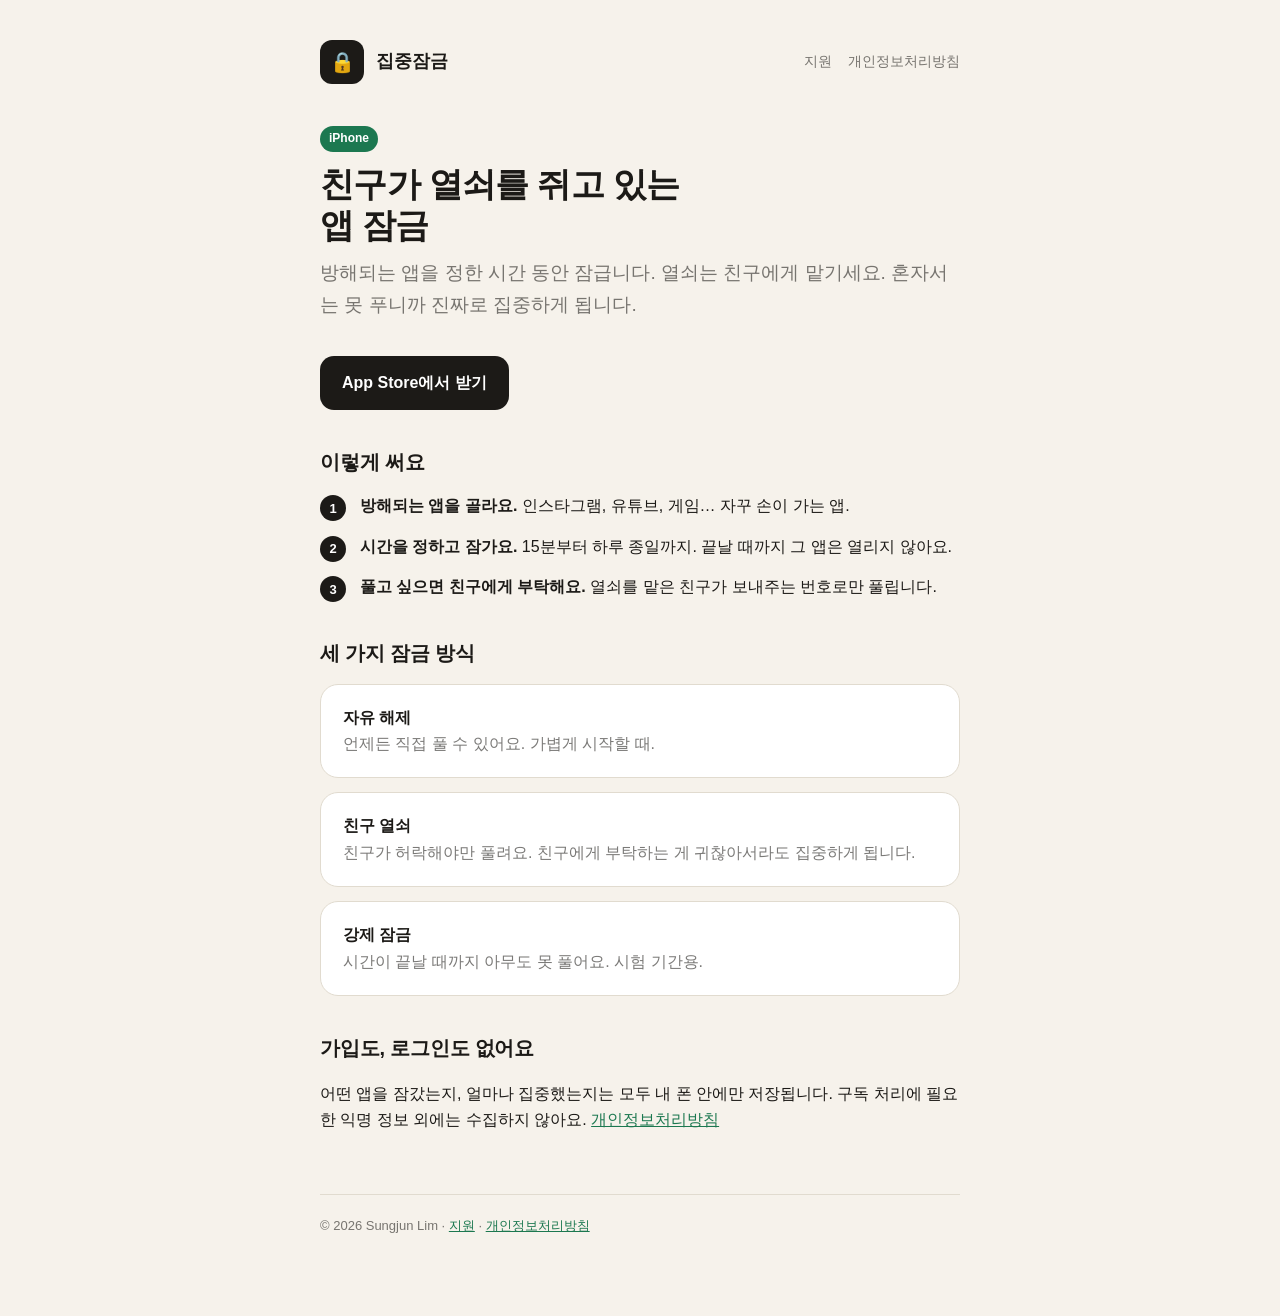
<file: index.html>
<!doctype html><html lang="ko"><head><meta charset="utf-8"><meta name="viewport" content="width=device-width,initial-scale=1">
<title>집중잠금 — 친구가 열쇠를 쥐고 있는 앱 잠금</title><link rel="stylesheet" href="style.css"></head><body><div class="wrap">
<header><div class="mark">🔒</div><a href="./">집중잠금</a><nav><a href="support.html">지원</a><a href="privacy.html">개인정보처리방침</a></nav></header>
<span class="tag">iPhone</span>
<h1>친구가 열쇠를 쥐고 있는<br>앱 잠금</h1>
<p class="lead">방해되는 앱을 정한 시간 동안 잠급니다. 열쇠는 친구에게 맡기세요. 혼자서는 못 푸니까 진짜로 집중하게 됩니다.</p>
<a class="btn" href="https://apps.apple.com/kr/app/id6822513428">App Store에서 받기</a>
<h2>이렇게 써요</h2>
<ol class="steps">
<li><b>방해되는 앱을 골라요.</b> 인스타그램, 유튜브, 게임… 자꾸 손이 가는 앱.</li>
<li><b>시간을 정하고 잠가요.</b> 15분부터 하루 종일까지. 끝날 때까지 그 앱은 열리지 않아요.</li>
<li><b>풀고 싶으면 친구에게 부탁해요.</b> 열쇠를 맡은 친구가 보내주는 번호로만 풀립니다.</li>
</ol>
<h2>세 가지 잠금 방식</h2>
<div class="card"><b>자유 해제</b><br><span class="muted">언제든 직접 풀 수 있어요. 가볍게 시작할 때.</span></div>
<div class="card"><b>친구 열쇠</b><br><span class="muted">친구가 허락해야만 풀려요. 친구에게 부탁하는 게 귀찮아서라도 집중하게 됩니다.</span></div>
<div class="card"><b>강제 잠금</b><br><span class="muted">시간이 끝날 때까지 아무도 못 풀어요. 시험 기간용.</span></div>
<h2>가입도, 로그인도 없어요</h2>
<p>어떤 앱을 잠갔는지, 얼마나 집중했는지는 모두 내 폰 안에만 저장됩니다. 구독 처리에 필요한 익명 정보 외에는 수집하지 않아요. <a href="privacy.html">개인정보처리방침</a></p>
<footer>© 2026 Sungjun Lim · <a href="support.html">지원</a> · <a href="privacy.html">개인정보처리방침</a></footer>
</div></body></html>
</file>
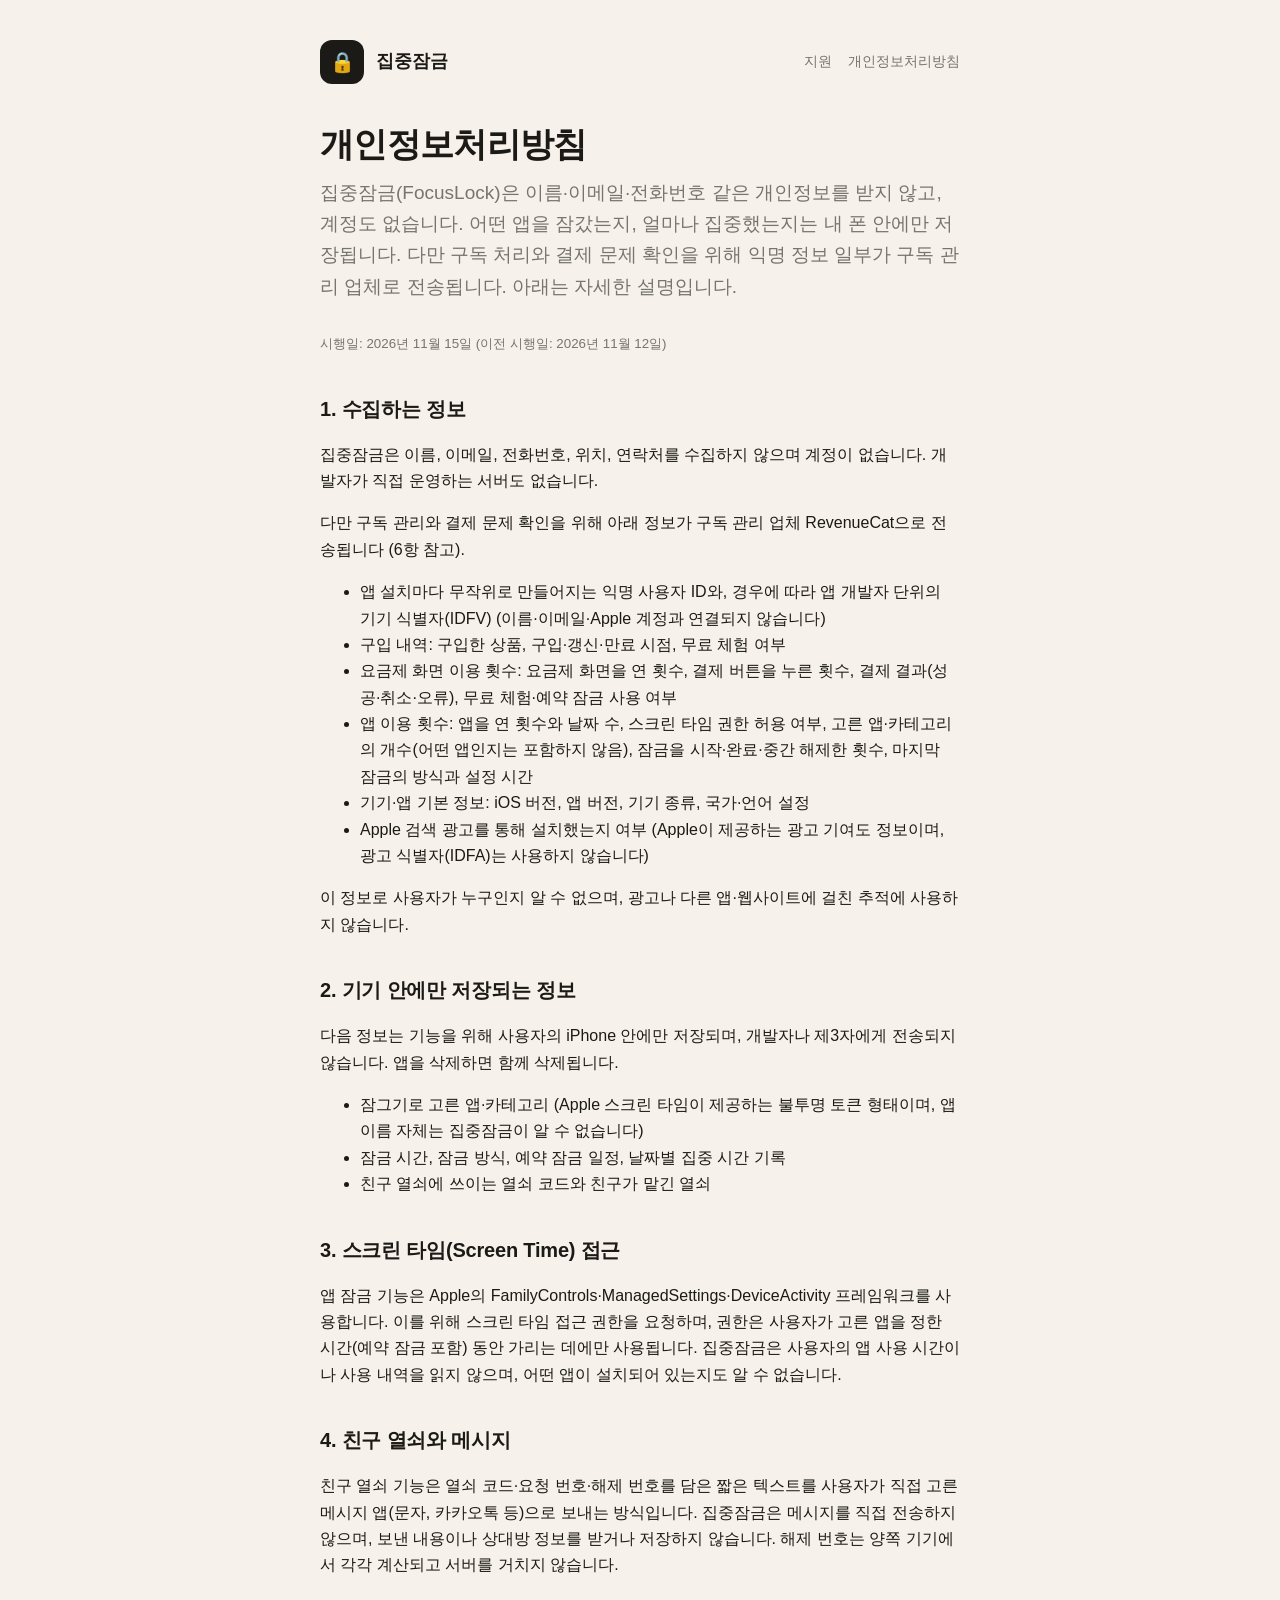
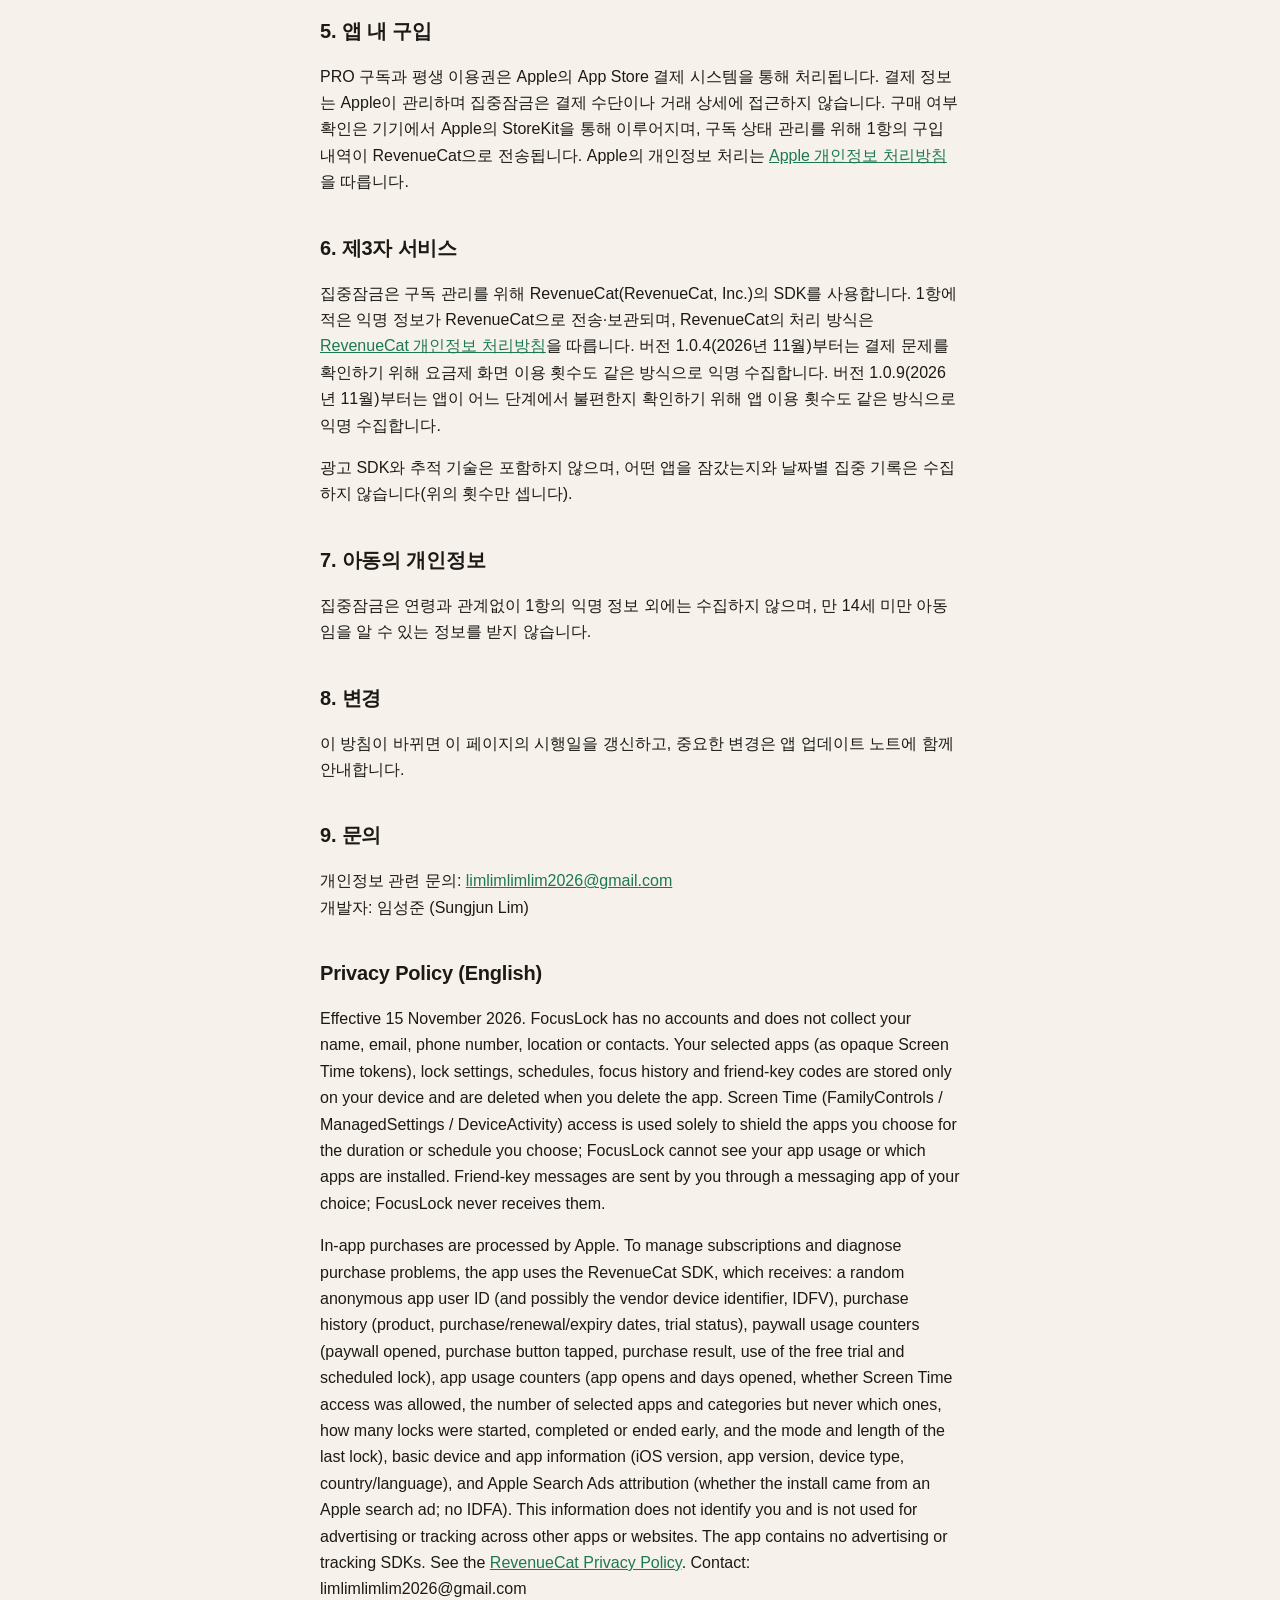
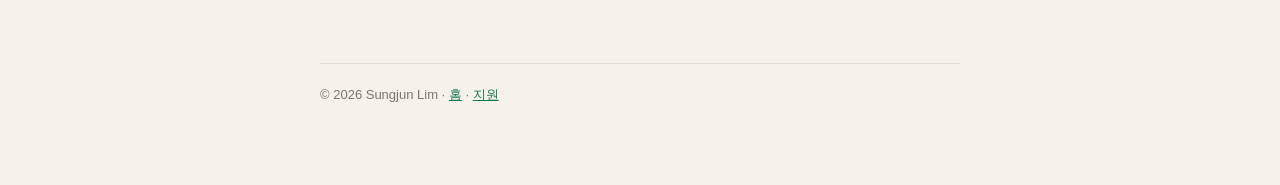
<file: privacy.html>
<!doctype html><html lang="ko"><head><meta charset="utf-8"><meta name="viewport" content="width=device-width,initial-scale=1">
<title>집중잠금 개인정보처리방침</title><link rel="stylesheet" href="style.css"></head><body><div class="wrap">
<header><div class="mark">🔒</div><a href="./">집중잠금</a><nav><a href="support.html">지원</a><a href="privacy.html">개인정보처리방침</a></nav></header>
<h1>개인정보처리방침</h1>
<p class="lead">집중잠금(FocusLock)은 이름·이메일·전화번호 같은 개인정보를 받지 않고, 계정도 없습니다. 어떤 앱을 잠갔는지, 얼마나 집중했는지는 내 폰 안에만 저장됩니다. 다만 구독 처리와 결제 문제 확인을 위해 익명 정보 일부가 구독 관리 업체로 전송됩니다. 아래는 자세한 설명입니다.</p>
<small>시행일: 2026년 11월 15일 (이전 시행일: 2026년 11월 12일)</small>

<h2>1. 수집하는 정보</h2>
<p>집중잠금은 이름, 이메일, 전화번호, 위치, 연락처를 수집하지 않으며 계정이 없습니다. 개발자가 직접 운영하는 서버도 없습니다.</p>
<p>다만 구독 관리와 결제 문제 확인을 위해 아래 정보가 구독 관리 업체 RevenueCat으로 전송됩니다 (6항 참고).</p>
<ul>
<li>앱 설치마다 무작위로 만들어지는 익명 사용자 ID와, 경우에 따라 앱 개발자 단위의 기기 식별자(IDFV) (이름·이메일·Apple 계정과 연결되지 않습니다)</li>
<li>구입 내역: 구입한 상품, 구입·갱신·만료 시점, 무료 체험 여부</li>
<li>요금제 화면 이용 횟수: 요금제 화면을 연 횟수, 결제 버튼을 누른 횟수, 결제 결과(성공·취소·오류), 무료 체험·예약 잠금 사용 여부</li>
<li>앱 이용 횟수: 앱을 연 횟수와 날짜 수, 스크린 타임 권한 허용 여부, 고른 앱·카테고리의 개수(어떤 앱인지는 포함하지 않음), 잠금을 시작·완료·중간 해제한 횟수, 마지막 잠금의 방식과 설정 시간</li>
<li>기기·앱 기본 정보: iOS 버전, 앱 버전, 기기 종류, 국가·언어 설정</li>
<li>Apple 검색 광고를 통해 설치했는지 여부 (Apple이 제공하는 광고 기여도 정보이며, 광고 식별자(IDFA)는 사용하지 않습니다)</li>
</ul>
<p>이 정보로 사용자가 누구인지 알 수 없으며, 광고나 다른 앱·웹사이트에 걸친 추적에 사용하지 않습니다.</p>

<h2>2. 기기 안에만 저장되는 정보</h2>
<p>다음 정보는 기능을 위해 사용자의 iPhone 안에만 저장되며, 개발자나 제3자에게 전송되지 않습니다. 앱을 삭제하면 함께 삭제됩니다.</p>
<ul>
<li>잠그기로 고른 앱·카테고리 (Apple 스크린 타임이 제공하는 불투명 토큰 형태이며, 앱 이름 자체는 집중잠금이 알 수 없습니다)</li>
<li>잠금 시간, 잠금 방식, 예약 잠금 일정, 날짜별 집중 시간 기록</li>
<li>친구 열쇠에 쓰이는 열쇠 코드와 친구가 맡긴 열쇠</li>
</ul>

<h2>3. 스크린 타임(Screen Time) 접근</h2>
<p>앱 잠금 기능은 Apple의 FamilyControls·ManagedSettings·DeviceActivity 프레임워크를 사용합니다. 이를 위해 스크린 타임 접근 권한을 요청하며, 권한은 사용자가 고른 앱을 정한 시간(예약 잠금 포함) 동안 가리는 데에만 사용됩니다. 집중잠금은 사용자의 앱 사용 시간이나 사용 내역을 읽지 않으며, 어떤 앱이 설치되어 있는지도 알 수 없습니다.</p>

<h2>4. 친구 열쇠와 메시지</h2>
<p>친구 열쇠 기능은 열쇠 코드·요청 번호·해제 번호를 담은 짧은 텍스트를 사용자가 직접 고른 메시지 앱(문자, 카카오톡 등)으로 보내는 방식입니다. 집중잠금은 메시지를 직접 전송하지 않으며, 보낸 내용이나 상대방 정보를 받거나 저장하지 않습니다. 해제 번호는 양쪽 기기에서 각각 계산되고 서버를 거치지 않습니다.</p>

<h2>5. 앱 내 구입</h2>
<p>PRO 구독과 평생 이용권은 Apple의 App Store 결제 시스템을 통해 처리됩니다. 결제 정보는 Apple이 관리하며 집중잠금은 결제 수단이나 거래 상세에 접근하지 않습니다. 구매 여부 확인은 기기에서 Apple의 StoreKit을 통해 이루어지며, 구독 상태 관리를 위해 1항의 구입 내역이 RevenueCat으로 전송됩니다. Apple의 개인정보 처리는 <a href="https://www.apple.com/legal/privacy/">Apple 개인정보 처리방침</a>을 따릅니다.</p>

<h2>6. 제3자 서비스</h2>
<p>집중잠금은 구독 관리를 위해 RevenueCat(RevenueCat, Inc.)의 SDK를 사용합니다. 1항에 적은 익명 정보가 RevenueCat으로 전송·보관되며, RevenueCat의 처리 방식은 <a href="https://www.revenuecat.com/privacy">RevenueCat 개인정보 처리방침</a>을 따릅니다. 버전 1.0.4(2026년 11월)부터는 결제 문제를 확인하기 위해 요금제 화면 이용 횟수도 같은 방식으로 익명 수집합니다. 버전 1.0.9(2026년 11월)부터는 앱이 어느 단계에서 불편한지 확인하기 위해 앱 이용 횟수도 같은 방식으로 익명 수집합니다.</p>
<p>광고 SDK와 추적 기술은 포함하지 않으며, 어떤 앱을 잠갔는지와 날짜별 집중 기록은 수집하지 않습니다(위의 횟수만 셉니다).</p>

<h2>7. 아동의 개인정보</h2>
<p>집중잠금은 연령과 관계없이 1항의 익명 정보 외에는 수집하지 않으며, 만 14세 미만 아동임을 알 수 있는 정보를 받지 않습니다.</p>

<h2>8. 변경</h2>
<p>이 방침이 바뀌면 이 페이지의 시행일을 갱신하고, 중요한 변경은 앱 업데이트 노트에 함께 안내합니다.</p>

<h2>9. 문의</h2>
<p>개인정보 관련 문의: <a href="mailto:limlimlimlim2026@gmail.com">limlimlimlim2026@gmail.com</a><br>개발자: 임성준 (Sungjun Lim)</p>

<h2 id="en">Privacy Policy (English)</h2>
<p>Effective 15 November 2026. FocusLock has no accounts and does not collect your name, email, phone number, location or contacts. Your selected apps (as opaque Screen Time tokens), lock settings, schedules, focus history and friend-key codes are stored only on your device and are deleted when you delete the app. Screen Time (FamilyControls / ManagedSettings / DeviceActivity) access is used solely to shield the apps you choose for the duration or schedule you choose; FocusLock cannot see your app usage or which apps are installed. Friend-key messages are sent by you through a messaging app of your choice; FocusLock never receives them.</p>
<p>In-app purchases are processed by Apple. To manage subscriptions and diagnose purchase problems, the app uses the RevenueCat SDK, which receives: a random anonymous app user ID (and possibly the vendor device identifier, IDFV), purchase history (product, purchase/renewal/expiry dates, trial status), paywall usage counters (paywall opened, purchase button tapped, purchase result, use of the free trial and scheduled lock), app usage counters (app opens and days opened, whether Screen Time access was allowed, the number of selected apps and categories but never which ones, how many locks were started, completed or ended early, and the mode and length of the last lock), basic device and app information (iOS version, app version, device type, country/language), and Apple Search Ads attribution (whether the install came from an Apple search ad; no IDFA). This information does not identify you and is not used for advertising or tracking across other apps or websites. The app contains no advertising or tracking SDKs. See the <a href="https://www.revenuecat.com/privacy">RevenueCat Privacy Policy</a>. Contact: limlimlimlim2026@gmail.com</p>

<footer>© 2026 Sungjun Lim · <a href="./">홈</a> · <a href="support.html">지원</a></footer>
</div></body></html>
</file>
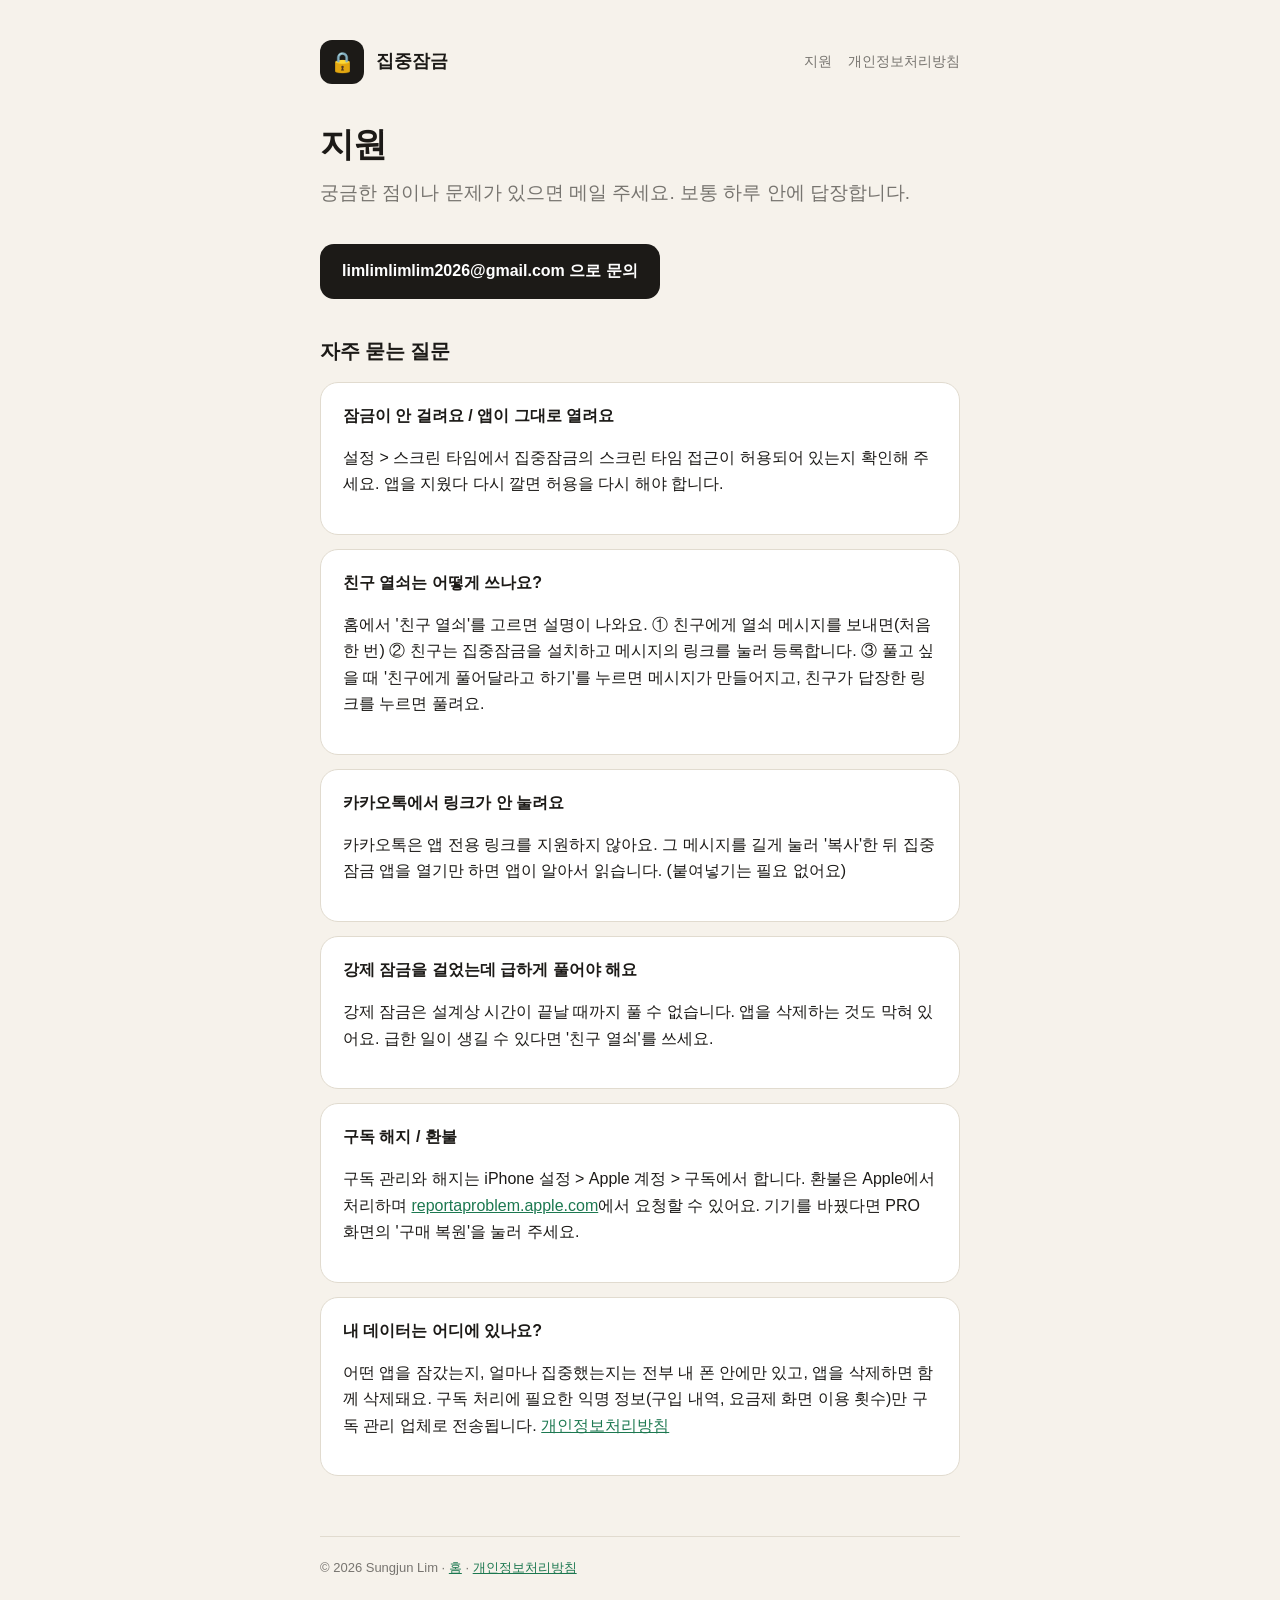
<file: support.html>
<!doctype html><html lang="ko"><head><meta charset="utf-8"><meta name="viewport" content="width=device-width,initial-scale=1">
<title>집중잠금 지원</title><link rel="stylesheet" href="style.css"></head><body><div class="wrap">
<header><div class="mark">🔒</div><a href="./">집중잠금</a><nav><a href="support.html">지원</a><a href="privacy.html">개인정보처리방침</a></nav></header>
<h1>지원</h1>
<p class="lead">궁금한 점이나 문제가 있으면 메일 주세요. 보통 하루 안에 답장합니다.</p>
<a class="btn" href="mailto:limlimlimlim2026@gmail.com?subject=%5B%EC%A7%91%EC%A4%91%EC%9E%A0%EA%B8%88%5D%20%EB%AC%B8%EC%9D%98">limlimlimlim2026@gmail.com 으로 문의</a>
<h2>자주 묻는 질문</h2>
<div class="card"><b>잠금이 안 걸려요 / 앱이 그대로 열려요</b><p>설정 &gt; 스크린 타임에서 집중잠금의 스크린 타임 접근이 허용되어 있는지 확인해 주세요. 앱을 지웠다 다시 깔면 허용을 다시 해야 합니다.</p></div>
<div class="card"><b>친구 열쇠는 어떻게 쓰나요?</b><p>홈에서 '친구 열쇠'를 고르면 설명이 나와요. ① 친구에게 열쇠 메시지를 보내면(처음 한 번) ② 친구는 집중잠금을 설치하고 메시지의 링크를 눌러 등록합니다. ③ 풀고 싶을 때 '친구에게 풀어달라고 하기'를 누르면 메시지가 만들어지고, 친구가 답장한 링크를 누르면 풀려요.</p></div>
<div class="card"><b>카카오톡에서 링크가 안 눌려요</b><p>카카오톡은 앱 전용 링크를 지원하지 않아요. 그 메시지를 길게 눌러 '복사'한 뒤 집중잠금 앱을 열기만 하면 앱이 알아서 읽습니다. (붙여넣기는 필요 없어요)</p></div>
<div class="card"><b>강제 잠금을 걸었는데 급하게 풀어야 해요</b><p>강제 잠금은 설계상 시간이 끝날 때까지 풀 수 없습니다. 앱을 삭제하는 것도 막혀 있어요. 급한 일이 생길 수 있다면 '친구 열쇠'를 쓰세요.</p></div>
<div class="card"><b>구독 해지 / 환불</b><p>구독 관리와 해지는 iPhone 설정 &gt; Apple 계정 &gt; 구독에서 합니다. 환불은 Apple에서 처리하며 <a href="https://reportaproblem.apple.com">reportaproblem.apple.com</a>에서 요청할 수 있어요. 기기를 바꿨다면 PRO 화면의 '구매 복원'을 눌러 주세요.</p></div>
<div class="card"><b>내 데이터는 어디에 있나요?</b><p>어떤 앱을 잠갔는지, 얼마나 집중했는지는 전부 내 폰 안에만 있고, 앱을 삭제하면 함께 삭제돼요. 구독 처리에 필요한 익명 정보(구입 내역, 요금제 화면 이용 횟수)만 구독 관리 업체로 전송됩니다. <a href="privacy.html">개인정보처리방침</a></p></div>
<footer>© 2026 Sungjun Lim · <a href="./">홈</a> · <a href="privacy.html">개인정보처리방침</a></footer>
</div></body></html>
</file>
<file: style.css>
:root{--bg:#f6f2eb;--ink:#1c1a17;--sub:rgba(28,26,23,.58);--line:#e1dbcf;--green:#1c7850;--card:#fff}
*{box-sizing:border-box}body{margin:0;background:var(--bg);color:var(--ink);font-family:-apple-system,BlinkMacSystemFont,"Apple SD Gothic Neo","Pretendard","Noto Sans KR",sans-serif;line-height:1.65;-webkit-font-smoothing:antialiased}
.wrap{max-width:680px;margin:0 auto;padding:40px 20px 80px}
header{display:flex;align-items:center;gap:12px;margin-bottom:40px}
header .mark{width:44px;height:44px;border-radius:12px;background:var(--ink);display:grid;place-items:center;color:#fff;font-weight:800;font-size:20px}
header a{color:var(--ink);text-decoration:none;font-weight:800;font-size:18px}
nav{margin-left:auto;display:flex;gap:16px}nav a{font-weight:500;font-size:14px;color:var(--sub)}
h1{font-size:34px;line-height:1.2;letter-spacing:-.02em;margin:0 0 12px}
h2{font-size:20px;margin:36px 0 10px;letter-spacing:-.01em}
p,li{font-size:16px}p.lead{font-size:19px;color:var(--sub);margin:0 0 28px}
.card{background:var(--card);border:1px solid var(--line);border-radius:18px;padding:20px 22px;margin:14px 0}
.steps{counter-reset:s;list-style:none;padding:0;margin:0}.steps li{position:relative;padding-left:40px;margin:14px 0}
.steps li::before{counter-increment:s;content:counter(s);position:absolute;left:0;top:2px;width:26px;height:26px;border-radius:50%;background:var(--ink);color:#fff;font-size:13px;font-weight:800;display:grid;place-items:center}
.btn{display:inline-block;background:var(--ink);color:#fff;text-decoration:none;font-weight:700;padding:14px 22px;border-radius:14px;margin-top:8px}
.tag{display:inline-block;background:var(--green);color:#fff;font-size:12px;font-weight:800;padding:3px 9px;border-radius:999px;margin-bottom:12px}
small,.muted{color:var(--sub)}footer{margin-top:60px;font-size:13px;color:var(--sub);border-top:1px solid var(--line);padding-top:20px}
a{color:var(--green)}
</file>
